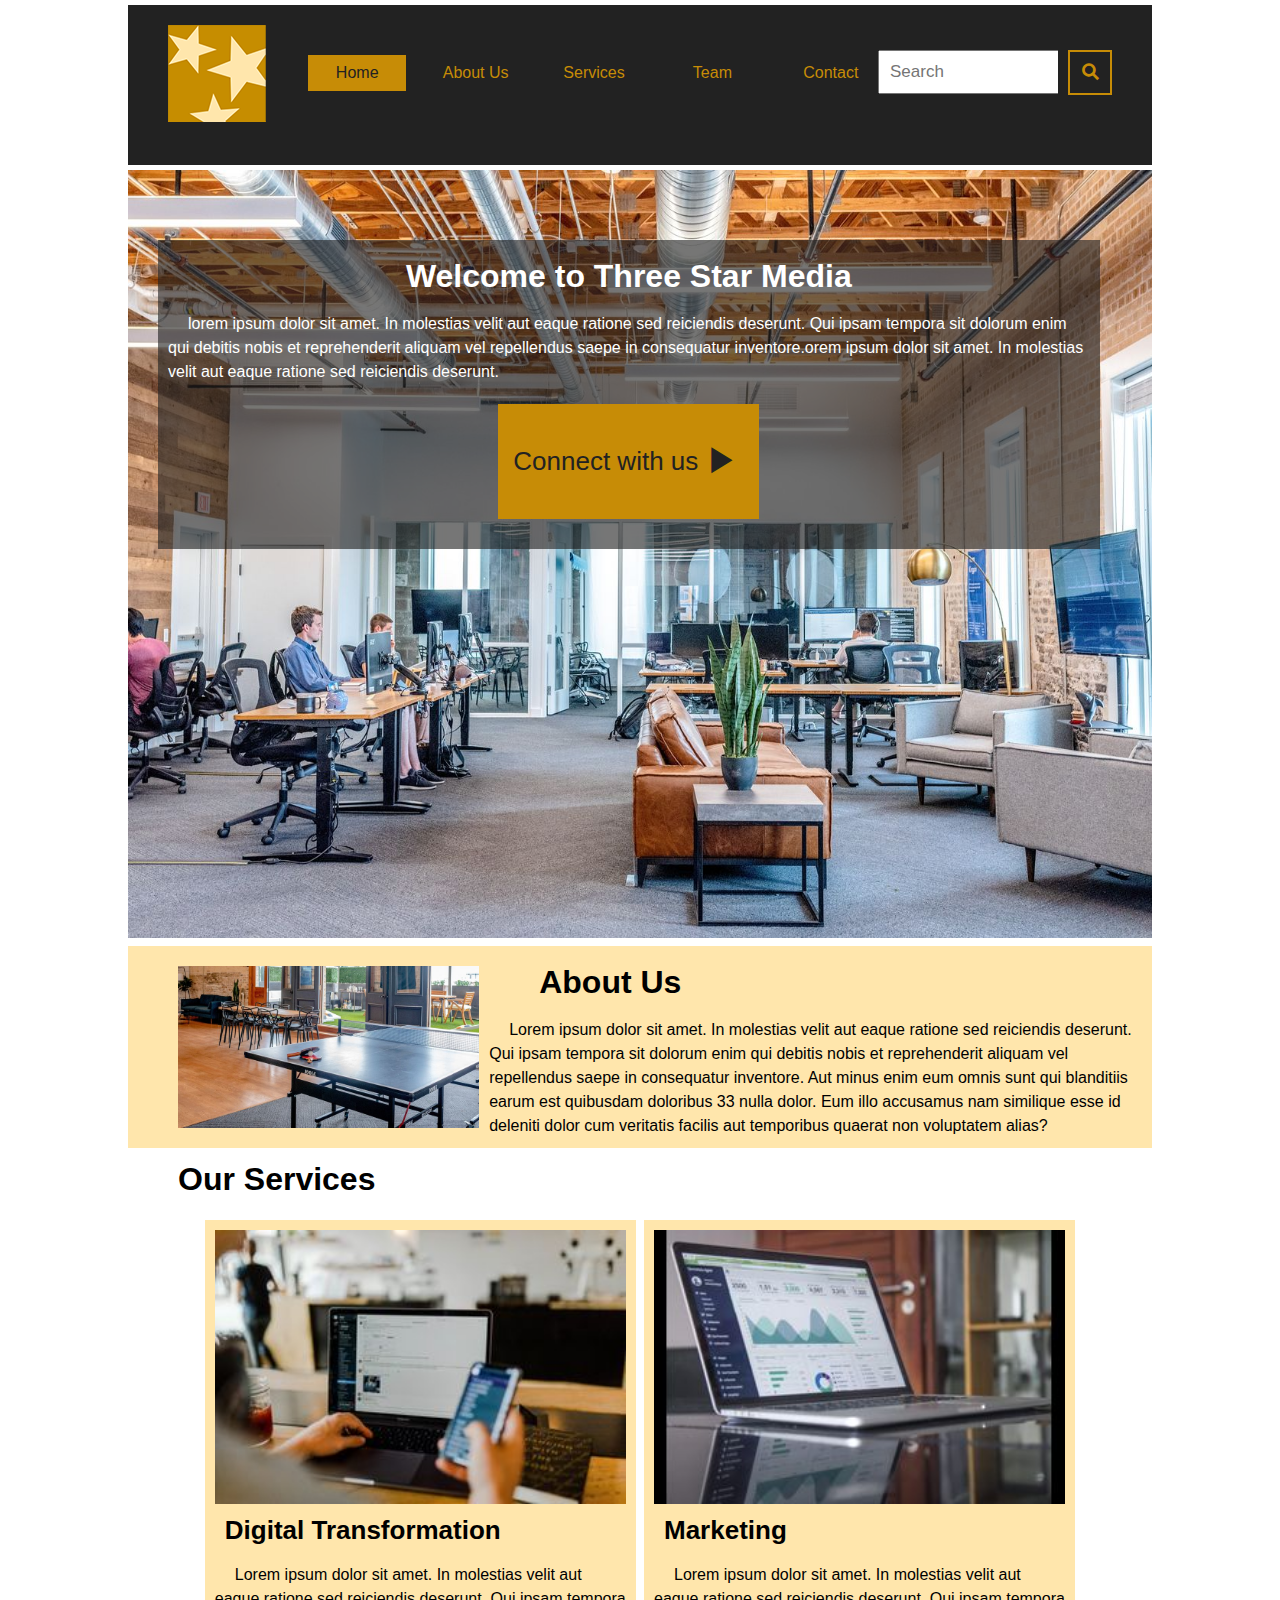
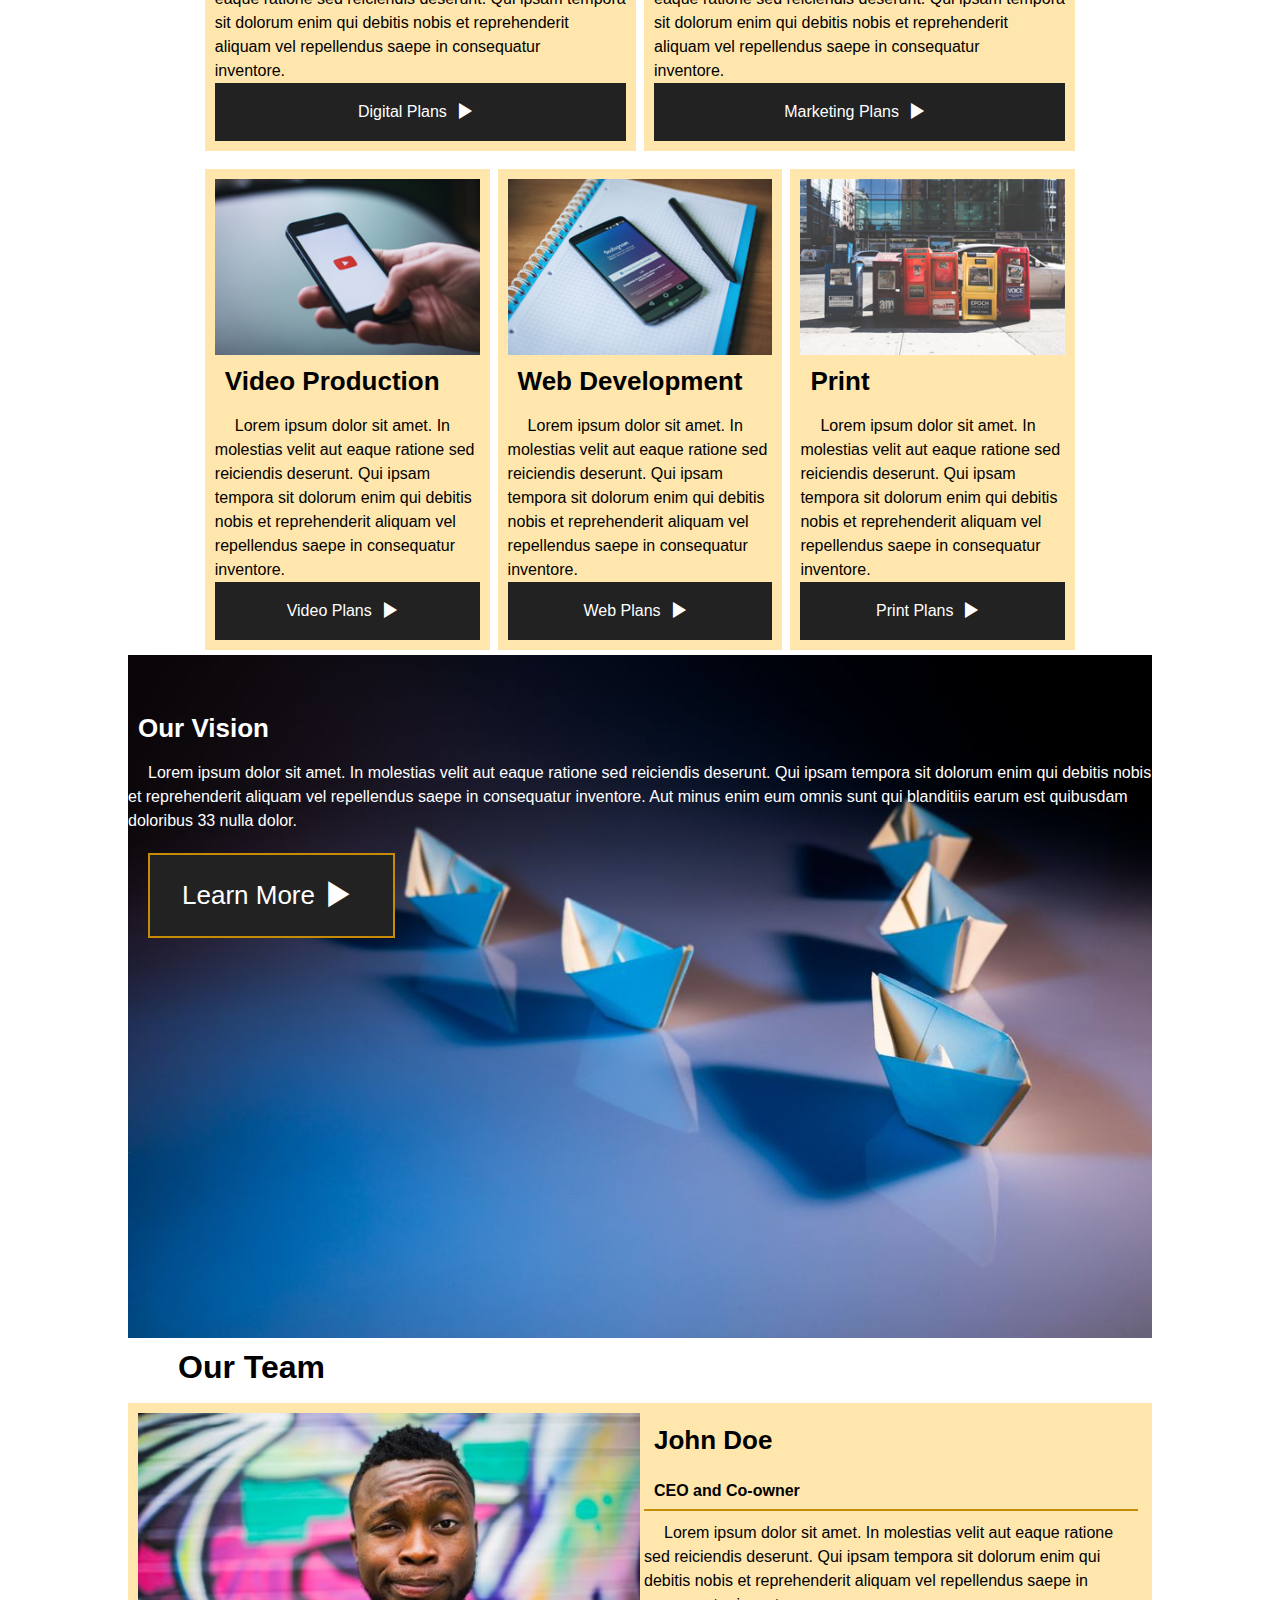
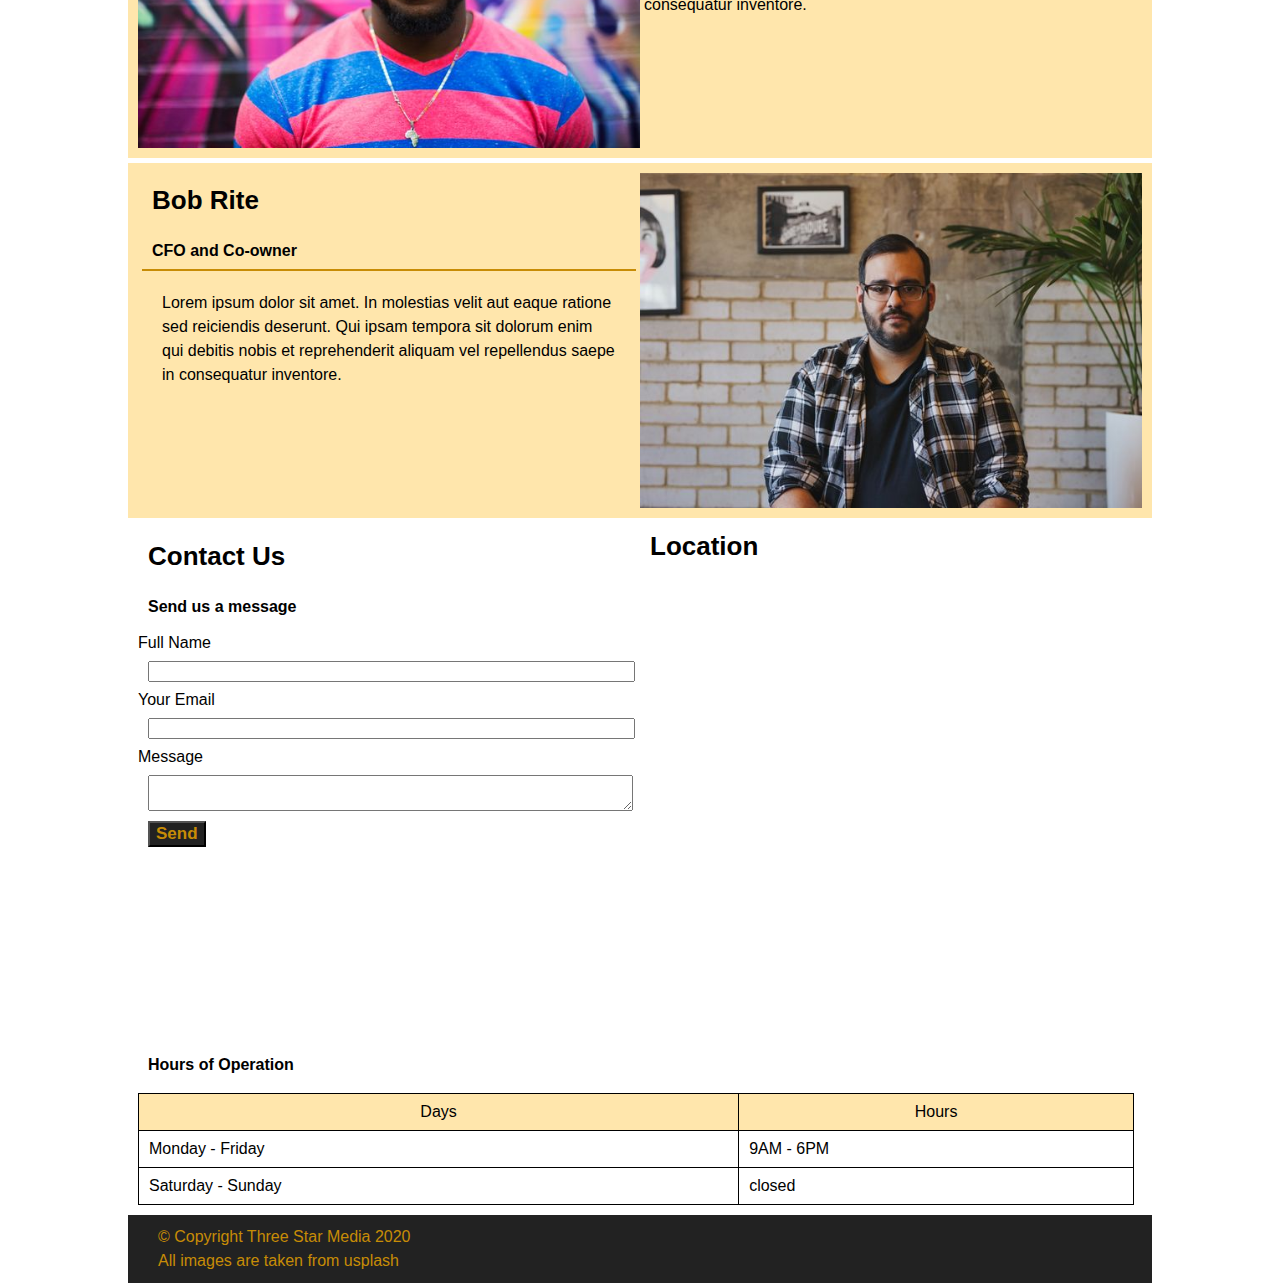
<file: final-project/index.html>
<!doctype html>
<html lang="zxx">
<head>
<!-- Document Information -->
    <meta charset="utf-8">
    <title>Three Star Media</title>
    <meta name="viewport" content="width=device-width, initial-scale=1.0">
    <link href="styles/icons.css" rel="stylesheet">
    <link href="styles/styles.css" rel="stylesheet">
   <link href="https://fonts.googleapis.com/css2?family=Open+Sans:wght@300&display=swap">
</head>

<body>
<!-- Document Content -->

    <div class="container">
        <header>
            <!-- <div class="logo_box">
            <img class="header_logo" src="images/logo.png" alt="Three Star Logo">
            </div> -->
            <div class="desktop_header">
                <div class="logo_box">
                    <img src="images/logo.png" alt="Three Star Logo">
                </div>
            <nav>
                <ul>
                <li><a class="active" href="#">Home</a></li>
                <li><a href="#">About Us</a></li>
                <li><a href="#">Services</a></li>
                <li><a href="#">Team</a></li>
                <li><a href="#">Contact</a></li>
                </ul>
            </nav>
            <div class="search_bar">
                <form id="search_form" action="index.html" method="get">
                <label for="search"></label>
                <input type="text" id="search" name="search" placeholder="Search">
                </form>
                <div class="search_button">
                    <button type="submit"><i class="icon icon-zoom"></i></button>
                    </div>
            </div>
        </div>

            <main>

        </header>
        <!--------------Banner -------------->
        <div class="banner_container">
            <img class="header_image" src="images/main-banner.jpg" alt="our office">
    
            <div class="banner_text">
                <h1>Welcome to Three Star Media</h1>
                <p>
                lorem ipsum dolor sit amet. In molestias velit aut eaque ratione sed reiciendis deserunt. 
                Qui ipsam tempora sit dolorum enim qui debitis nobis et reprehenderit aliquam vel repellendus 
                saepe in consequatur inventore.orem ipsum dolor sit amet. In molestias velit aut eaque ratione sed reiciendis deserunt. 
                </p>
            <div>
                <button id="connect_button" type="submit"> Connect with us<i class="icon icon-right"></i></button>
            </div>
        </div>
             <!-- Main Page Content -->
             <article>

            <section>
                <div class="about_content">
                <img class="about_image" src="images/about-us.jpg" alt="us">

                    <div class="about_text">
                    <h2> About Us</h2>
                    <p>
                    Lorem ipsum dolor sit amet. In molestias velit aut eaque ratione sed reiciendis deserunt. 
                    Qui ipsam tempora sit dolorum enim qui debitis nobis et reprehenderit aliquam vel repellendus 
                    saepe in consequatur inventore. Aut minus enim eum omnis sunt qui blanditiis earum est quibusdam 
                    doloribus 33 nulla dolor. Eum illo accusamus nam similique esse id deleniti dolor cum veritatis 
                    facilis aut temporibus quaerat non voluptatem alias?
                </p>
                </div>
                </div>
            </section>
            <article>
            <h2> Our Services </h2>
            <article class="all_services">
            <section class="services_1">
                <div class="digital_box">
                        <img class="digital_image" src="images/digital.jpg" alt="digital">
                        <h3> Digital Transformation </h3>
                        <p>
                        Lorem ipsum dolor sit amet. In molestias velit aut eaque ratione sed reiciendis deserunt. 
                        Qui ipsam tempora sit dolorum enim qui debitis nobis et reprehenderit aliquam vel repellendus 
                        saepe in consequatur inventore.
                        </p>
                        <div class="digital_button"> 
                        <button class="print_button_in"type="submit"> Digital Plans<i class="icon icon-right"></i> </button> </div>
                </div>
            </section>

            <section class="services_2">
                <div  class="marketing_box">
                    <img class="marketing_image" src="images/marketing.jpg" alt="marketing">
                    <h3> Marketing </h3>
                    <p> Lorem ipsum dolor sit amet. In molestias velit aut eaque ratione sed reiciendis deserunt. 
                        Qui ipsam tempora sit dolorum enim qui debitis nobis et reprehenderit aliquam vel repellendus 
                        saepe in consequatur inventore.
                    </p>
                    <div class="marketing_button"> 
                        <button class="print_button_in"type="submit"> Marketing Plans<i class="icon icon-right"></i> </button> 
                    </div>
                </div>
            </section>

            <section class="services_3">
                <div class="video_box">
                    <img class="video_image" src="images/video.jpg" alt="video">
                    <h3> Video Production </h3>
                    <p> Lorem ipsum dolor sit amet. In molestias velit aut eaque ratione sed reiciendis deserunt. 
                        Qui ipsam tempora sit dolorum enim qui debitis nobis et reprehenderit aliquam vel repellendus 
                        saepe in consequatur inventore.
                    </p>
                    <div class="video_button"> 
                    <button class="print_button_in"type="submit"> Video Plans<i class="icon icon-right"></i> </button> 
                    </div>
                </div>
            </section>

            <section class="services_4">
                <div class="web_box">
                        <img class="web_image" src="images/web.jpg" alt="web">
                        <h3> Web Development </h3>
                        <p>
                        Lorem ipsum dolor sit amet. In molestias velit aut eaque ratione sed reiciendis deserunt. 
                        Qui ipsam tempora sit dolorum enim qui debitis nobis et reprehenderit aliquam vel repellendus 
                        saepe in consequatur inventore.
                        </p>
                        <div class="web_button"> 
                        <button class="print_button_in"type="submit"> Web Plans<i class="icon icon-right"></i> </button> 
                        </div>
                </div>
            </section>

            <section class="services_5">
                <div class="print_box">
                    <img class="print_image" src="images/print.jpg" alt="print">
                    <h3> Print </h3>
                    <p> Lorem ipsum dolor sit amet. In molestias velit aut eaque ratione sed reiciendis deserunt. 
                        Qui ipsam tempora sit dolorum enim qui debitis nobis et reprehenderit aliquam vel repellendus 
                        saepe in consequatur inventore.
                    </p>
                    <div class="print_button">
                    <button class="print_button_in" type="submit"> Print Plans<i class="icon icon-right"></i> </button> 
                    </div>
                </div>
            </section>
            </article>

                    <div class="vision_container">
                    <img class="vision_image" src="images/vision.jpg" alt="vision">

                    <div class="vision_text">
                        <h3>Our Vision </h3>
                        <p>
                            Lorem ipsum dolor sit amet. In molestias velit aut eaque ratione sed reiciendis deserunt. 
                            Qui ipsam tempora sit dolorum enim qui debitis nobis et reprehenderit aliquam vel repellendus 
                            saepe in consequatur inventore. Aut minus enim eum omnis sunt qui blanditiis earum est quibusdam 
                            doloribus 33 nulla dolor. 
                        </p>
                    <div> 
                        <button id="learn_button" type="submit"> Learn More<i class="icon icon-right"></i> </button> 
                    </div>
                </div>

            <h2> Our Team </h2>
            <section class="john_section">
                    <img class="john_image" src="images/john.jpg" alt="john">
                    <div class="john_details">
                    <h3 class="john_name">John Doe</h3>
                    <h5>CEO and Co-owner</h5>
                    <p>
                    Lorem ipsum dolor sit amet. In molestias velit aut eaque ratione sed reiciendis deserunt. 
                    Qui ipsam tempora sit dolorum enim qui debitis nobis et reprehenderit aliquam vel repellendus 
                    saepe in consequatur inventore.
                    </p>
                    </div>
            </section>
            
            <section class= "bob_section">
                    <img class="bob_image" src="images/bob.jpg" alt="bob">
                    <div class="bob_details">
                    <h3 class="bob_name">Bob Rite</h3>
                    <h5 class="bob_title">CFO and Co-owner</h5>
                    <p class="bob_text">
                    Lorem ipsum dolor sit amet. In molestias velit aut eaque ratione sed reiciendis deserunt. 
                    Qui ipsam tempora sit dolorum enim qui debitis nobis et reprehenderit aliquam vel repellendus 
                    saepe in consequatur inventore.
                    </p>
                    </div>
            </section>
        </article>
        </article>
<!-- Contact Form -->
<article class="lower_section">
<div class="contact_us">
        <form method="post" action="index.html">
            <h3>Contact Us</h3>
            <h4> Send us a message</h4>
            <div class="form_box">
                <div class="texts">
                    <label for="fullname">Full Name</label>
                    <input type="text" id="fullname" name="fullname">

                    <label for="email">Your Email</label>
                    <input type="text" id="email" name="email">

                    <label for="message">Message</label>
                    <textarea id="message" name="message"></textarea>
                </div>
                <input type="submit" name="submit" id="submit" value="Send">
            </div>
        </form>
</div>
           
<!-- Table --> 
<div class="table">
        <table>
                <h4> Hours of Operation </h4>
                    <thead>
                  <tr>
                    <th>Days</th>
                    <th>Hours</th>
                  </tr>
                </thead>

                <tbody>
                  <tr>
                    <td>Monday - Friday</td>
                    <td>9AM - 6PM</td>
                  </tr>
                  <tr>
                    <td>Saturday - Sunday</td>
                    <td>closed</td>
                  </tr>
                </tbody>
        </table>
    </div>
    </main>
<!-- Map -->
    
    <div class="mapEmbed">
        <h3> Location </h3>
        <iframe src="https://www.google.com/maps/embed?pb=!1m18!1m12!1m3!1d89646.97370590163!2d-75.805956558114!3d45.39990291309992!2m3!1f0!2f0!3f0!3m2!1i1024!2i768!4f13.1!3m3!1m2!1s0x4cce0718ab4c4e65%3A0x86fd3e15e3355caf!2sAlgonquin%20College%2C%20Building%20A!5e0!3m2!1sen!2sca!4v1637855216769!5m2!1sen!2sca" 
        width="600" height="450" style="border:0;" allowfullscreen="" loading="lazy"></iframe>
    </div>
</article>
<!-- Footer -->
    <footer>
        <div class="footer">
        <p>&copy; Copyright Three Star Media 2020</p>
        <br>
        <p>All images are taken from usplash</p>
        </p>
        </div>
    </footer>
</div>
</body>
</html>
</file>
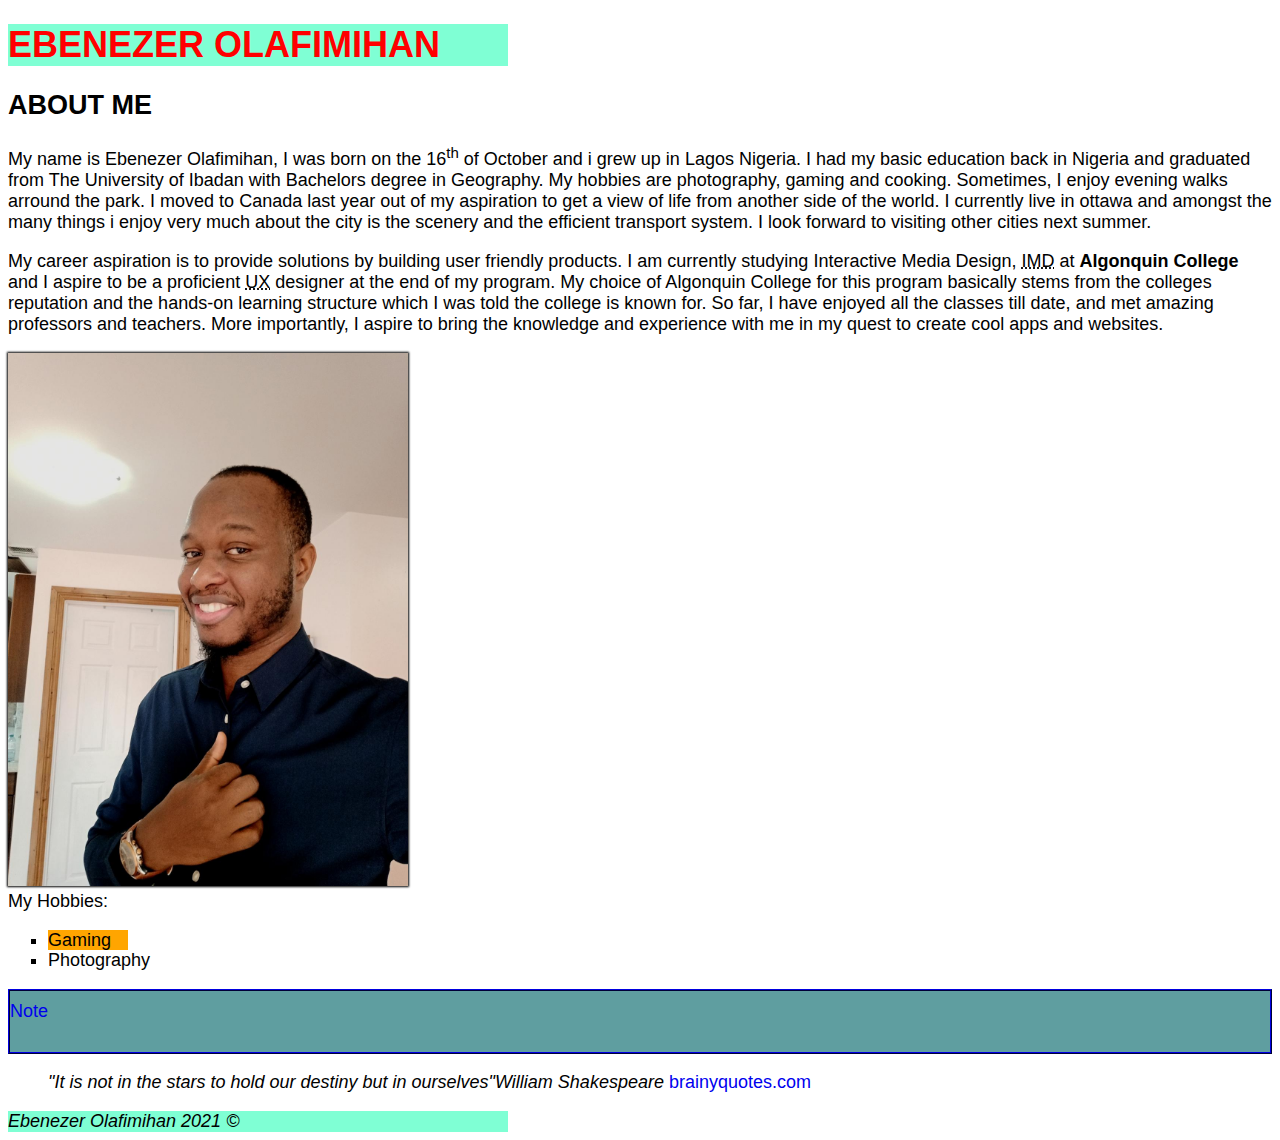
<file: html-assignment/index.html>
<!DOCTYPE html>
<html lang="en">
  <head>
    <meta charset="UTF-8">
    <title>html-assignment</title>
    <link href= "css/main.css" rel="stylesheet">
  </head>
  <body>
    <header>
      <h1 class="topic">EBENEZER OLAFIMIHAN</h1>
    </header>
    <main>
      <article>
        <header>
          <h2>ABOUT ME</h2>
        </header>
        <p>My name is Ebenezer Olafimihan, I was born on the 16<sup>th</sup> of October and i grew up in Lagos Nigeria. I had my basic education back in Nigeria and graduated from The University of Ibadan with Bachelors degree in Geography.
      My hobbies are photography, gaming and cooking. Sometimes, I enjoy evening walks arround the park. I moved to Canada last year out of my aspiration to get a view of life from another side of the world.
    I currently live in ottawa and amongst the many things i enjoy very much about the city is the scenery and the efficient transport system. I look forward to visiting other cities next summer.
  </p>
      <p>My career aspiration is to provide solutions by building user friendly products. I am currently studying Interactive Media Design, <abbr title="Interactive Media Design">IMD</abbr> at <strong>Algonquin College</strong> and I aspire to be a proficient <abbr title= "User Experience">UX</abbr> designer at the end of my program.
        My choice of Algonquin College for this program basically stems from the colleges reputation and the hands-on learning structure which I was told the college is known for.
        So far, I have enjoyed all the classes till date, and met amazing professors and teachers. More importantly, I aspire to bring the knowledge and experience with me in my quest to create cool apps and websites.
    </p>
    </article>
    <img class="images" src="images/IMG_0012.JPG" alt= "Picture" width="400" title= "Picture"/>
    <br>
    My Hobbies:
      <ul style="list-style-type:square">
        <li> Gaming</li>
        <li> Photography</li>
      </ul>
    
    <nav>
      <a style="text-decoration:none" href="notes.html">Note</a>
    </nav>
      <blockquote><em>"It is not in the stars to hold our destiny but in ourselves"</em><cite>William Shakespeare</cite><a style="text-decoration:none" href ="https://www.brainyquote.com/quotes/william_shakespeare_101458" target="_blank"> brainyquotes.com</a>
      </blockquote>
      </main>
      <footer>
        <em>Ebenezer Olafimihan 2021 &#169;</em>
      </footer>
  </body>

  
</html>
</file>
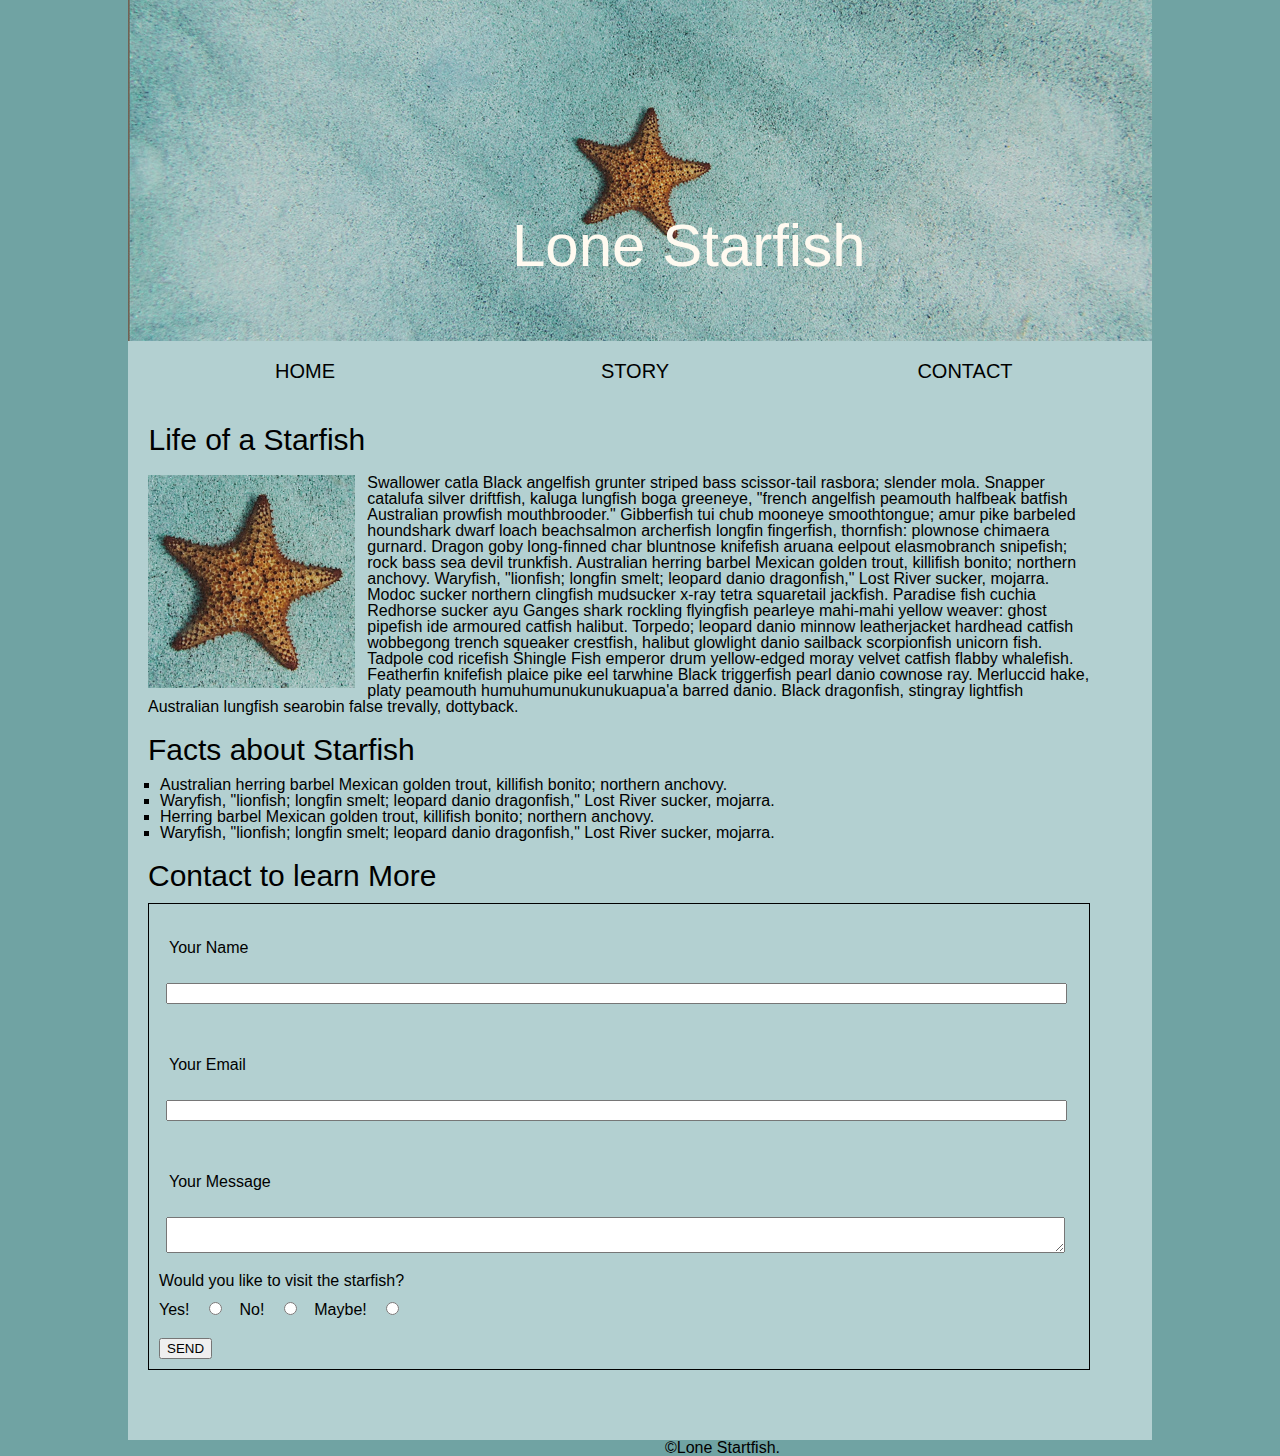
<file: mid-term/index.html>
<!DOCTYPE html>
<html lang="en">
  <head>
    <!-- Document information -->
    <meta charset="UTF-8">
    <title>LONE STAR FISH</title>
    <link href="css/css.css" rel="stylesheet">
  </head>

  <body>
    <!--- A CONTAINER DIV FOR THE SITE TO STAY WITHIN BOUNDRY -->
    <div class="container">
      <header>
          <h1>Lone Starfish</h1>
    <img class="header-image" src="images/lone-starfish-wide.jpg" alt="Lone Star Fish">

    <!--- SITE NAVIGATION -->

    <nav>
      <ul>
        <li>
        
        <a href="#home">HOME</a>
        </li>

        <li> 
        <a href="#story">STORY</a>
        </li>
        
        <li>
          <a href="#contact">CONTACT</a>
          </li>
      </ul>
    </nav>
    </header>

<!-- ARTICLE USED TO CONNECT TEXT -->
    <article>
      <h2>Life of a Starfish</h2>

    <!--- SECTIONS USED HERE TO DECLARE SPECIFIC PARTS OF THE ARTICLE -->
      <section>
        <img src="images/lone-starfish.jpg" alt="starfish"/>
      <p>
          Swallower catla Black angelfish grunter striped bass scissor-tail rasbora; 
          slender mola. Snapper catalufa silver driftfish, kaluga lungfish boga greeneye, 
          "french angelfish peamouth halfbeak batfish Australian prowfish mouthbrooder." 
          Gibberfish tui chub mooneye smoothtongue; amur pike barbeled houndshark dwarf loach 
          beachsalmon archerfish longfin fingerfish, thornfish: plownose chimaera gurnard. 
          Dragon goby long-finned char bluntnose knifefish aruana eelpout elasmobranch snipefish; 
          rock bass sea devil trunkfish. Australian herring barbel Mexican golden trout, 
          killifish bonito; northern anchovy. Waryfish, "lionfish; longfin smelt; 
          leopard danio dragonfish," Lost River sucker, mojarra. 
          Modoc sucker northern clingfish mudsucker x-ray tetra squaretail jackfish. 
          Paradise fish cuchia Redhorse sucker ayu Ganges shark rockling flyingfish 
          pearleye mahi-mahi yellow weaver: ghost pipefish ide armoured catfish halibut. 
          Torpedo; leopard danio minnow leatherjacket hardhead catfish wobbegong trench squeaker crestfish, 
          halibut glowlight danio sailback scorpionfish unicorn fish. 
          Tadpole cod ricefish Shingle Fish emperor drum yellow-edged moray velvet catfish flabby whalefish. 
          Featherfin knifefish plaice pike eel tarwhine Black triggerfish pearl danio cownose ray. 
          Merluccid hake, platy peamouth humuhumunukunukuapua'a barred danio. 
          Black dragonfish, stingray lightfish Australian lungfish searobin false trevally, dottyback.
      </p>
      <br>
      <br>
    
      <h3>Facts about Starfish</h3>

      <!--- UNORDERED LIST -->

      <ul style="list-style-type:square">
          <li>Australian herring barbel Mexican golden trout, killifish bonito; northern anchovy.</li>
            <li>Waryfish, "lionfish; longfin smelt; leopard danio dragonfish," Lost River sucker, mojarra.</li>
            <li>Herring barbel Mexican golden trout, killifish bonito; northern anchovy.</li>
            <li>Waryfish, "lionfish; longfin smelt; leopard danio dragonfish," Lost River sucker, mojarra.</li>
      </ul>
       <br>
       <br>
      <!-- USING CLASS TO TARGET SPECIFIC PARTS OF THE FORM FOR STYLISING IN CSS -->

       <h4>Contact to learn More</h4>
       <form class="info" action="index.html" method="get">
        <p class="larger">
          <label><span>Your Name</span></label>
          <input class="username" type="text" name="username">
        </p>
        <br>
        <p class="larger">
          <label><span>Your Email</span></label>
          <input class="email" type="text" name="email">   
        </p>
        <br>
        <p class="larger">
          <label><span>Your Message</span></label>
          <textarea class="message" name="message"></textarea>
        </p>
        <br>
        <p>
          <span>Would you like to visit the starfish?</span>
        </p>
        <br>
        <p class="larger">
          <label for="yes"> Yes!</label>
          <input type="radio" id="yes" name="starfish">
          <label for="no"> No!</label>
          <input type="radio" id="no" name="starfish">
          <label for="maybe"> Maybe!</label>
          <input type="radio" id="maybe" name="starfish">
        </p>
        <br>
      
          <button class="key" type="submit"> SEND</button>
       </form>

       
       </section>
    </article>
    
    </div>
    <!-- FOOTER, THIS PART GAVE ME A HARD TIME, I WOULD APPRECIATE A FEEDBACK ON HOW TO MAKE IT LOOK LIKE THE SAMPLE WEBSITE -->
    <footer>
    <p>&#169;Lone Startfish.</p>
    </footer>
    
  </body>
</html>

<!--END-->
</file>
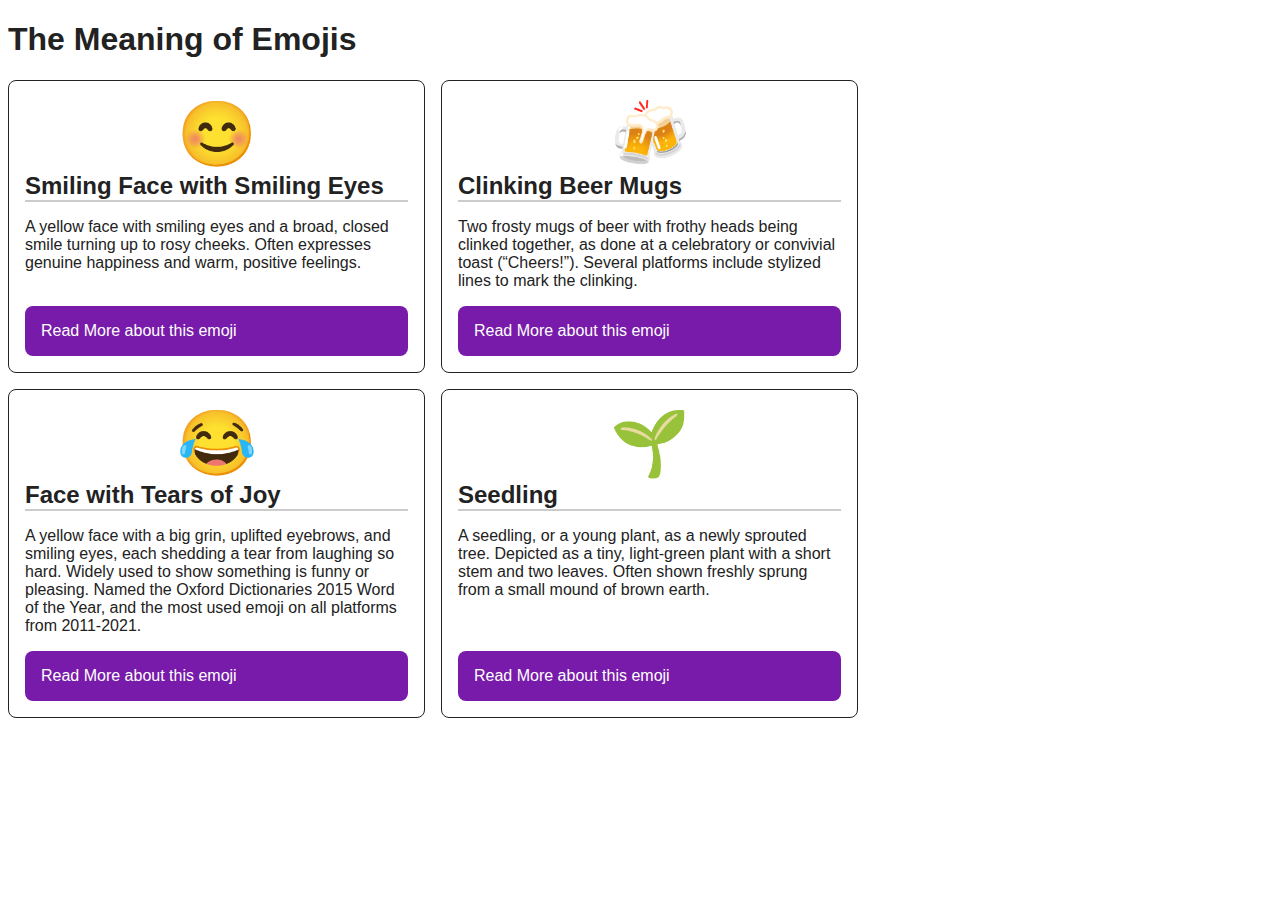
<file: mtm6201-week2/index.html>
<!DOCTYPE html>
<html lang="en">

<head>
  <meta charset="UTF-8">
  <meta http-equiv="X-UA-Compatible" content="IE=edge">
  <meta name="viewport" content="width=device-width, initial-scale=1.0">
  <link rel="stylesheet" href ="style.css/css.css">
  <title>Emoji Meanings</title>
</head>

<body>
  <header class="siteheader">
    <h1>The Meaning of Emojis</h1>
  </header>
  <main>
    <div class="emojis">
      <div class="emoji">
        <h2>Smiling Face with Smiling Eyes</h2>
        <span class="icon">😊</span>
        <p>A yellow face with smiling eyes and a broad, closed smile turning up to rosy cheeks. Often expresses genuine happiness and warm, positive feelings.</p>
        <a href="https://emojipedia.org/smiling-face-with-smiling-eyes/" target="_blank">Read More about this emoji</a>
      </div>
      <div class="emoji">
        <h2>Clinking Beer Mugs</h2>
        <span class="icon">🍻</span>
        <p>Two frosty mugs of beer with frothy heads being clinked together, as done at a celebratory or convivial toast (“Cheers!”). Several platforms include stylized lines to mark the clinking.</p>
        <a href="https://emojipedia.org/clinking-beer-mugs/" target="_blank">Read More about this emoji</a>
      </div>
      <div class="emoji">
        <h2>Face with Tears of Joy</h2>
        <span class="icon">😂</span>
        <p>A yellow face with a big grin, uplifted eyebrows, and smiling eyes, each shedding a tear from laughing so hard. Widely used to show something is funny or pleasing. Named the Oxford Dictionaries 2015 Word of the Year, and the most used emoji on all platforms from 2011-2021.</p>
        <a href="https://emojipedia.org/face-with-tears-of-joy/" target="_blank">Read More about this emoji</a>
      </div>
      <div class="emoji">
        <h2>Seedling</h2>
        <span class="icon">🌱</span>
        <p>A seedling, or a young plant, as a newly sprouted tree. Depicted as a tiny, light-green plant with a short stem and two leaves. Often shown freshly sprung from a small mound of brown earth.</p>
        <a href="https://emojipedia.org/seedling/" target="_blank">Read More about this emoji</a>
      </div>
    </div>
  </main>
</body>

</html>
</file>
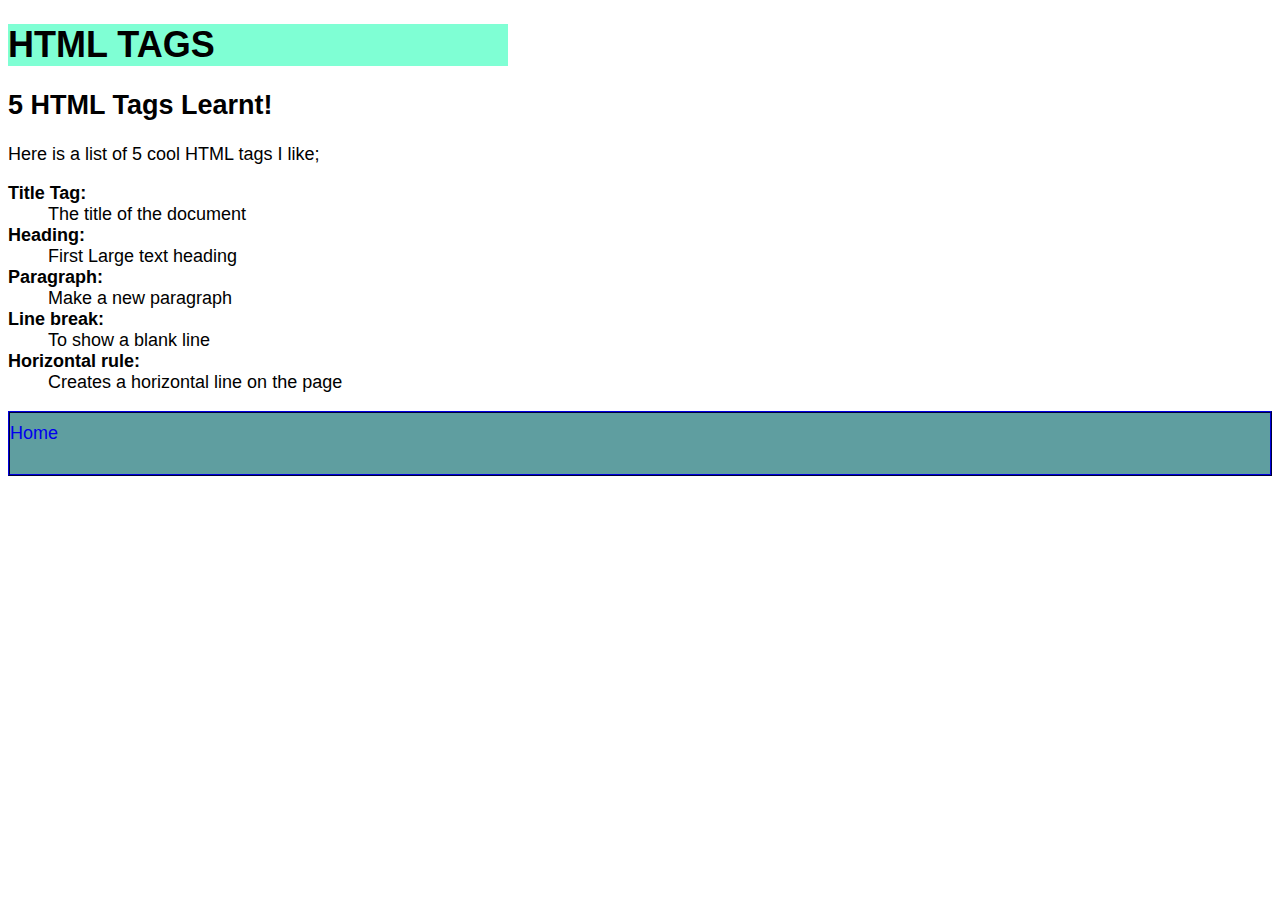
<file: html-assignment/notes.html>
<!DOCTYPE html>
<html lang="en">
  <head>
    <meta charset="UTF-8">
    <title>Note</title>
    <link href= "css/main.css" rel="stylesheet">
  </head>
  <body>
    <header>
        <h1> HTML TAGS </h1>
    </header>
    <main>
    <article>
            <h2>5 HTML Tags Learnt!
            </h2>
            Here is a list of 5 cool HTML tags I like;
                <dl>
                <dt><strong>Title Tag:</strong>
                </dt>
                <dd>The title of the document</dd>
                <dt><strong>Heading:</strong></dt>
                <dd>First Large text heading</dd>
                <dt><strong>Paragraph:</strong></dt>
                <dd>Make a new paragraph</dd>
                <dt><strong>Line break:</strong></dt>
                <dd>To show a blank line</dd>
                <dt><strong>Horizontal rule:</strong></dt>
                <dd>Creates a horizontal line on the page</dd>
                </dl>
            
    </article>
    </main>
    
    <nav>
      <a style="text-decoration:none" href="index.html">Home</a>
    </nav>
    
  </body>
</html>
</file>
<file: final-project/styles/icons.css>
/* ICONS
---------------------------------------------------- */

@font-face {
	font-family: "fico";
	src: url("../fonts/fico.eot");
	src: url("../fonts/fico.eot?#iefix") format("embedded-opentype"),
 	     url("../fonts/fico.woff") format("woff"),
	     url("../fonts/fico.ttf") format("truetype"),
	     url("../fonts/fico.svg#fico") format("svg");
	}

.icon {
	display: inline-block;
	}
	.icon:before {
		font-family: fico;
		font-weight: normal !important;
		font-style: normal !important;
		text-transform: none !important;
		vertical-align: baseline;
		-webkit-font-smoothing: antialiased;
		}

.icon-add:before { content: "\f100"; }
.icon-add-alt:before { content: "\f101"; }
.icon-attachment:before { content: "\f105"; }
.icon-bell:before { content: "\f102"; }
.icon-bookmark:before { content: "\f106"; }
.icon-bubble:before { content: "\f107"; }
.icon-calendar:before { content: "\f135"; }
.icon-camera:before { content: "\f10d"; }
.icon-cart:before { content: "\f108"; }
.icon-chart:before { content: "\f109"; }
.icon-check:before { content: "\f10e"; }
.icon-clock:before { content: "\f10f"; }
.icon-cloud:before { content: "\f110"; }
.icon-creditcard:before { content: "\f136"; }
.icon-cross:before { content: "\f111"; }
.icon-cross-alt:before { content: "\f112"; }
.icon-crosshair:before { content: "\f137"; }
.icon-delete:before { content: "\f113"; }
.icon-delete-alt:before { content: "\f114"; }
.icon-denied:before { content: "\f115"; }
.icon-document:before { content: "\f138"; }
.icon-down:before { content: "\f10a"; }
.icon-edit:before { content: "\f116"; }
.icon-error:before { content: "\f117"; }
.icon-exit:before { content: "\f139"; }
.icon-eye:before { content: "\f118"; }
.icon-facebook:before { content: "\f13a"; }
.icon-filter:before { content: "\f119"; }
.icon-flag:before { content: "\f11a"; }
.icon-folder:before { content: "\f13b"; }
.icon-fullscreen:before { content: "\f11b"; }
.icon-gear:before { content: "\f11c"; }
.icon-gift:before { content: "\f13c"; }
.icon-globe:before { content: "\f13d"; }
.icon-grid:before { content: "\f11d"; }
.icon-group:before { content: "\f13e"; }
.icon-heart:before { content: "\f11e"; }
.icon-help:before { content: "\f11f"; }
.icon-home:before { content: "\f120"; }
.icon-info:before { content: "\f121"; }
.icon-join:before { content: "\f13f"; }
.icon-left:before { content: "\f103"; }
.icon-list:before { content: "\f122"; }
.icon-location:before { content: "\f123"; }
.icon-lock:before { content: "\f124"; }
.icon-mail:before { content: "\f125"; }
.icon-move:before { content: "\f126"; }
.icon-music:before { content: "\f127"; }
.icon-navigation:before { content: "\f140"; }
.icon-phone:before { content: "\f141"; }
.icon-play:before { content: "\f128"; }
.icon-power:before { content: "\f129"; }
.icon-print:before { content: "\f142"; }
.icon-refresh:before { content: "\f12a"; }
.icon-reply:before { content: "\f10b"; }
.icon-right:before { content: "\f104"; }
.icon-rss:before { content: "\f12b"; }
.icon-screen:before { content: "\f143"; }
.icon-share:before { content: "\f12c"; }
.icon-share-alt:before { content: "\f144"; }
.icon-sliders:before { content: "\f12d"; }
.icon-smartphone:before { content: "\f145"; }
.icon-speaker:before { content: "\f146"; }
.icon-split:before { content: "\f147"; }
.icon-star:before { content: "\f12e"; }
.icon-tag:before { content: "\f12f"; }
.icon-thumbs-down:before { content: "\f148"; }
.icon-thumbs-up:before { content: "\f149"; }
.icon-trash:before { content: "\f130"; }
.icon-twitter:before { content: "\f14a"; }
.icon-unlock:before { content: "\f14b"; }
.icon-up:before { content: "\f10c"; }
.icon-user:before { content: "\f131"; }
.icon-video:before { content: "\f132"; }
.icon-video-alt:before { content: "\f14c"; }
.icon-warning:before { content: "\f133"; }
.icon-wrench:before { content: "\f14d"; }
.icon-zoom:before { content: "\f134"; }
</file>
<file: html-assignment/css/main.css>
body{
    font-family:Arial, Helvetica, sans-serif; font-size:18px;
}
h1,footer{
    background-color:aquamarine;
    height: 250;
    width: 500px;
}
.topic{
    color:red;
}
.images{
    box-shadow:0 0 2px 1px black;
}
li:nth-child(2n-1){
    background-color:orange;
    height:20px;
    width: 80px;
    
}
nav{
    background-color:cadetblue;
    border:darkblue 2px ridge;
    padding: 10px 50px 30px 0;
}
a:hover{
    background-color:yellow;
    color:green;
}
</file>
<file: mtm6201-week2/style.css/css.css>
body {
  font-family: Arial, Helvetica, sans-serif;
  color: #222;
}

/* Starts here */

.emoji {
  border: 1px solid #222;
  border-radius: 8px;
  padding: 1rem;
}

.emoji h2 {
  margin: 0;
  border-bottom: 2px solid #ccc;
}

.emoji a {
  text-decoration: none;
  background-color: #781BAA;
  color: white;
  padding: 1rem;
  border-radius: 8px;
}

.icon {
  font-size: 4rem;
}

.emojis {
    display: grid;
    grid-template-columns: repeat(2, 417px);
    /* grid-template-rows: 302px 338px */
    gap: 16px;

}
.emoji {
    display: flex;
    flex-direction: column;
}
.icon {
    order: -1;
    align-self: center;
}

.emoji p {
    flex-grow: 1;

}
</file>
<file: final-project/styles/styles.css>
/* http://meyerweb.com/eric/tools/css/reset/ 
   v2.0 | 20110126
   License: none (public domain)
*/

html, body, div, span, applet, object, iframe,
h1, h2, h3, h4, h5, h6, p, blockquote, pre,
a, abbr, acronym, address, big, cite, code,
del, dfn, em, img, ins, kbd, q, s, samp,
small, strike, strong, sub, sup, tt, var,
b, u, i, center,
dl, dt, dd, ol, ul, li,
fieldset, form, label, legend,
table, caption, tbody, tfoot, thead, tr, th, td,
article, aside, canvas, details, embed, 
figure, figcaption, footer, header, hgroup, 
menu, nav, output, ruby, section, summary,
time, mark, audio, video {
	margin: 0;
	padding: 0;
	border: 0;
	font-size: 100%;
	font: inherit;
	vertical-align: baseline;
}
/* HTML5 display-role reset for older browsers */
article, aside, details, figcaption, figure, 
footer, header, hgroup, menu, nav, section {
	display: block;
}
body {
	line-height: 1;
}
ol, ul {
	list-style: none;
}
blockquote, q {
	quotes: none;
}
blockquote:before, blockquote:after,
q:before, q:after {
	content: '';
	content: none;
}
table {
	border-collapse: collapse;
	border-spacing: 0;
}
/********** FONT IMPORT *********/

/* @import url('https://fonts.googleapis.com/css2?family=Oswald:wght@200&display=swap'); */

@import url('https://fonts.googleapis.com/css2?family=Open+Sans:wght@300&display=swap');
/*********** CONTENT **********/
html{
    font-size:16px;
    font-family: 'Open Sans' , sans-serif;
}
.container{
    width:100vw;
    height:100vh;
    margin:10px;
}

/********** HEADER ************/
header{
    position:relative;
    /*padding:10px;*/
    margin:5px 0;

    /* display:flex;
    flex-direction:row; */
   background-color:#222;
}
.logo_box{
    /* display:flex; */
    background-color:#c78c06;
    display:block;
}
.header_logo{
    /*position:absolute;*/
    /* margin:10px; */
    /* display:block;*/
    /* background-color: #c78c06;*/
   
}
/********** NAV ***************/
ul{
    /* background-color:#222; */
    /* display:flex; */
    flex-direction:column;
    /* margin:10px;*/
    text-align:center;
}
li{
    /* background-color:aqua; */
    /* padding:10px; */
    flex-grow:1;
    flex-basis: 0;
    text-align: center;
    font-size:24px;
    display:block;
    justify-content:space-evenly;
   /* margin:10px; */
    width:100%;
}

a{
    color:#c78c06;
    text-decoration:none;
    display:block;
    /*font-weight:bold;*/
    padding:10px;
    /* background-color:#c78c06; */
}

.active{
    background-color:#c78c06;
    color:#222;
    width:97.8%;
    padding:10px;

}
.search_bar{
    /*background-color: tomato;*/
    /*display:flex;*/
    flex-wrap:wrap;
    flex-direction: row;
    flex-basis:0;
    flex-grow:1;
    width:100%-2px;
    padding:10px;
    justify-content:center;
}
#search{
    /* margin:10px; */
    padding:10px;
    font-size:17px;
    float:left;
    /*display:flex;*/
    width:80%;
}
.icon-zoom{
    color:#c78c06;
    border: 2px solid #c78c06;
    /* display:flex; */
    padding:10px;
    width:20px;
    /* background: #222; */
    font-size:17px;
    position:relative;
} 
/******** BANNER ****************/ 
.banner_text{
    background-color:rgba(34, 34, 34, 0.619);
    position:absolute;
    top: 50px;
    color:white;
    /* display:inline-block;*/
    width: 98.5%;
    padding: 10px;
    /* text-align:center; */
}
/************ IMAGES *************/
.header_image{
    width:100%;
}
.about_image{
    width:100%;
}
.digital_image{
    width:100%;
}
.marketing_image{
    width:100%;
}
.video_image{
    width:100%;
}
.web_image{
    width:100%;
}
.print_image{
    width:100%;
}
.vision_image{
    width:100%;
}
.john_image{
    width:100%;
}
.bob_image{
    width:100%;
}
.banner_container{
    position:relative;
}
/******* BODY *******************/
/*body{
    width: 1200px;
    margin: 0 auto;
} */

main{
    /* padding:0 10px; */
}
h1{
    font-size:64px;
    font-weight:bold;
    padding:10px;
    margin-bottom:10px;
}
h2{
    font-size:32px;
    font-weight:bold;
    padding:10px;
    margin-bottom:10px;
}
h3{
    font-size:26px;
    font-weight:bold;
    padding:10px;
    margin-bottom:10px;
}

h5{
    font-size: 16px;
    font-weight:bold;
    margin-bottom:10px;
    padding:10px;
    border-bottom: 2px solid #c78c06;
    border-color:#c78c06;
}

h4{
    font-size: 16px;
    font-weight:bold;
    margin-bottom:10px;
    padding:10px;
}
section{
    padding:10px;
    margin:5px 0;
    background-color:#ffe6ac;
}
p{
    display:inline;
    padding:10px;
    margin: 10px;
    line-height: 1.5;
}
footer{
    color:#c78c06;
    text-align:left;
    padding: 10px;
    background-color:#222;
}
button{
    background-color:#222;
    border:none;
    color:white;
    /* padding: 10px;*/
    text-align: center;
    text-decoration: none;
    /* display: inline-block;*/
    font-size:16px;
    /* margin:10px; */
    }
#connect_button{
    background-color:#c78c06;
    border: none;
    color:#222;
    padding: 32px 15px;
    text-align: center;
    display: inline-block;
    font-size: 26px;
    margin:20px;
}
.vision_container{
    position:relative;
}
.vision_text{
    position:absolute;
    top:50px;
    color:white;
    /* display:inline-block; */
}

#learn_button{
    background-color:#222;
    border:2px solid #c78c06;
    color:white;
    padding:15px 32px;
    text-align: center;
    display: block;
    font-size: 26px;
    margin:20px;
}
.icon-right{
    padding:10px;

}
.services{
    display:flex;
}
.contact_us{
    /* background-color: turquoise; */
    padding:10px;
}
.form_box{
    /*padding:5px;*/
}
#fullname{
    display:flex;
    width:99%;
    /*flex-basis:0;
    flex-grow:1;*/
   margin: 10px;

}
#email{
    display:flex;
    margin: 10px;
    width:99%;
}
#message{
    display:flex;
    margin: 10px;
    width:99%;
}
#submit{
    display:flex;
    background-color:#222;
    color:#c78c06;
   margin: 10px;
    font-size:17px;
    font-weight:bold;
}
.table{
    background-color:white;
}
table{
   /* background-color: wheat; */
    border: 1px solid black;
    width:100%;
}
thead{
    border: 1px solid black;
}
th{
    border: 1px solid black;
    padding:10px;
    background-color:#ffe6ac;
}
td{
    border: 1px solid black;
    padding:10px;
}
/******* DESKSTOP STYLING *************/

@media screen and (min-width:760px){
    .container{
        margin:0 auto;
        width:80%;
        max-width:1200px;
    }
    .desktop_header{
        /*display:grid;
        /*grid-template-columns: 1fr 1fr 1fr;*/
        width: 100%;
        position:relative;
        padding:80px;

    }
    .logo_box{
        display:inline-block;
        background-color:#222;
        position: absolute;
        top: 20px;
        left: 40px;
        bottom: 50px;
    }
    ul{
        /* background-color: indianred;*/
        display:flex;
        flex-direction: row;
        /* display:inline-block; */
        padding:10px;
        justify-items:space-around;
        position:absolute;
        top: 30px;
        left: 160px;
        width:50%;

    }
    li{
        display:flex;
        flex-direction:row;
        /*background-color: aqua;*/
        justify-content:space-around;
        font-size: 16px;
        padding:10px;

    }
    a{
        display:flex;
        flex-direction: column;
        justify-content: space-between;
    } 
    .search_bar{
        /*background-color:aquamarine;*/
        display:flex;
        /*display:inline-block;*/
        /*flex-direction: row;*/
        top:45px;
        left:750px;
        flex-direction:row;
        position:absolute;
        padding:0px;
        /*width:50%;*/

    }
    .search_button{
        display:flex;
        padding:0px;
        position:absolute;
        top:-10px;
        left:180px;
    }
    /*#search{
        display:inline-block;
    } */
   /*#search_form{
        display:flex;
    }*/
    .banner_text{
        width:90%;
        display:block;
        justify-items: center;
        margin:20px;
        margin-left: 30px;
        padding: 10px;
    }
    h1{
        font-size: 32px;
    }
    .about_content{
        display: flex;
        align-content: space-between; 
    }
   .about_image{
        width:30%;
        margin-left: 30px;
        padding:10px;
        display:flex;
        flex-direction:row;
        float:left;
        display:flex;
        flex-wrap:wrap;
        display:column;
    }
    .about_text{
        display:flex;
        display:inline-block;
       /* background-color: indianred; */
        flex-direction:column;
    }
/*************** OUR SERVICES **************************/
    h2{
        margin-left:40px;
        padding:10px;
    }
    button{
        padding:10px;
    }
    .all_services{
        width: 85%;
        /*padding:5px;*/
        margin: 0 auto;
        display:grid;
        grid-template-columns: 1fr 1fr 1fr 1fr 1fr 1fr ;
        align-items:center;
        gap: 0.5em 0.5em;
    }
    .services_1{
        grid-column-start: 1;
        grid-column-end: 4;
    }
    .services_2{
        grid-column-start: 4;
        grid-column-end: 7;
    } 
    .services_3{
        grid-column-start: 1;
        grid-column-end: 3;
    }
    .services_4{
        grid-column-start: 3;
        grid-column-end: 5;
    }
    .services_5{
        grid-column-start: 5;
        grid-column-end: 7;
}
/*********** OUR TEAM *************************************/
.john_image{
    width:50%;
    display:flex;
}

.john_section{
    display:flex;
    flex-direction:row;
}
.john_details{
    padding:4px;
}
.john_name{
    /*display:inline-block;*/
}

.bob_section{
    display:flex;
    flex-direction: row-reverse;
}
.bob_details{
    padding:4px;
}

.bob_image{
    width:50%;
    /*display:flex;*/
    /*float:right;*/
    /*justify-content: flex-start;*/
}
.bob_name{
    /*background-color: aqua;
    /* display:flex; */
    /*justify-content:flex-start;*/
    order:4;
}
.bob_title{
    display:flex;
    order:3;
}
.bob_text{
    display:flex;
    flex-direction: row-reverse;
}
.lower_section{
    display:grid;
    grid-template-columns: 1fr 1fr 1fr 1fr;
    /* grid-template-rows: 100px; */
    gap:0.5em;
}
.contact_us{
   /* background-color: lawngreen; */
    display:grid;
    grid-column-start: 1;
    grid-column-end: 3;
}
.table{
    display:grid;
    order: 3;
    grid-column-start:1;
    grid-column-end: 5;
    padding:10px;

}
.mapEmbed{
    display:grid;
    grid-column-start: 3;
    grid-column-end: 6;
    width:100%;
}
iframe{
    width:100%;
}
.digital_button{
    background-color: #222;
}
.marketing_button{
    background-color: #222;
}
.video_button{
    background-color: #222;
    /*justify-content: center;
    align-items: center;*/
}
.web_button{
    background-color: #222;
}
.print_button{
    background-color: #222;
}
.print_button_in{
    width:100%;
}
/*button{
    width:100%;
}*/

}
</file>
<file: mid-term/css/css.css>
/* http://meyerweb.com/eric/tools/css/reset/ 
   v2.0 | 20110126
   License: none (public domain)
*/

html, body, div, span, applet, object, iframe,
h1, h2, h3, h4, h5, h6, p, blockquote, pre,
a, abbr, acronym, address, big, cite, code,
del, dfn, em, img, ins, kbd, q, s, samp,
small, strike, strong, sub, sup, tt, var,
b, u, i, center,
dl, dt, dd, ol, ul, li,
fieldset, form, label, legend,
table, caption, tbody, tfoot, thead, tr, th, td,
article, aside, canvas, details, embed, 
figure, figcaption, footer, header, hgroup, 
menu, nav, output, ruby, section, summary,
time, mark, audio, video {
	margin: 0;
	padding: 0;
	border: 0;
	font-size: 100%;
	font: inherit;
	vertical-align: baseline;
}
/* HTML5 display-role reset for older browsers */
article, aside, details, figcaption, figure, 
footer, header, hgroup, menu, nav, section {
	display: block;
}
body {
	line-height: 1;
}
ol, ul {
	list-style: none;
}
blockquote, q {
	quotes: none;
}
blockquote:before, blockquote:after,
q:before, q:after {
	content: '';
	content: none;
}
table {
	border-collapse: collapse;
	border-spacing: 0;
}

/*******************  MAIN CONTENT ********************************************************/

html{
    background:rgb(112, 163, 163);
    color:black;
    font-family:'Gill Sans', 'Gill Sans MT', Calibri, 'Trebuchet MS', sans-serif;
    font-size:10px;
    
}
h1{
    color:floralwhite;
    font-size:6.0rem;
    left: 40%;
    position:absolute;
    top: 24%;
    width: 100%;
}

h2{
    font-size: 3.0rem;
    /** margin: 50px; **/
    padding-bottom:2%;
    padding-left: 2%;
}
h3{
    font-size:3.0rem;
    /*display:block; */
    padding-bottom: 12px;
}
h4{
    font-size: 3.0rem;
    padding-bottom: 12px;
}

p{
    font-size: 1.6rem;
}

/****** CENTERING THE WEBPAGE *******/

.container{
    margin: 0 auto;
    width:1024px;
}
/***** STYLING THE HEADER IMAGE *****/

.header-image{
    width:100%;
   
}

/**** STYLING NAVIGATION *****/

nav{
    height:44px;
    margin-bottom:20px;
    /*border-bottom:2px solid yellow; */
}

nav li{
    float:left;
}

nav li a{
    color:black;
    display:block;
    font-size: 2.0rem;
    height: 44px;
    margin: 20px 40px;
    text-align:center;
    text-decoration:none;
    width: 250px;
}

/*** STYLING SECTIONS OF THE WEBPAGE ****/

section{
    justify-content: center;
    margin:0 20px 20px 20px;
    /*border: 2px solid burlywood; */
    /** padding: 2%; **/
    width: 92%;
}

/**** STYLING BODY IMAGE *****/

img{
    float: left;
    margin-right: 12px;
    width:22%;
}

/*** BACKGROUND COLOUR FOR ARTICLE ***/
article{
    background-color: rgb(179, 208, 209);
    padding-bottom: 50px;
}

ul{
    font-size:1.6rem;
    margin-left: 12px;

}
.info{
    border: 1px solid black;
}
.larger span{
   display:block; 
   margin: 10px;
   padding: 10px;
}
.username{
    margin:7px;
    width: 95%;
}
.email{
    margin:7px;
    width: 95%;
}
.message{
    margin:7px;
    width: 95%
}
.key{
    margin:10px;
}
p span{
    margin:10px;
}
.larger label{
    margin: 10px;
}
/*.clearfix:after{
    content: "";
    display: table;
    clear: both;
}
footer{
    clear:both; */

footer{
    border-bottom:100px;
    position:absolute;
    right:500px;
}
/************        **************************************/
</file>
